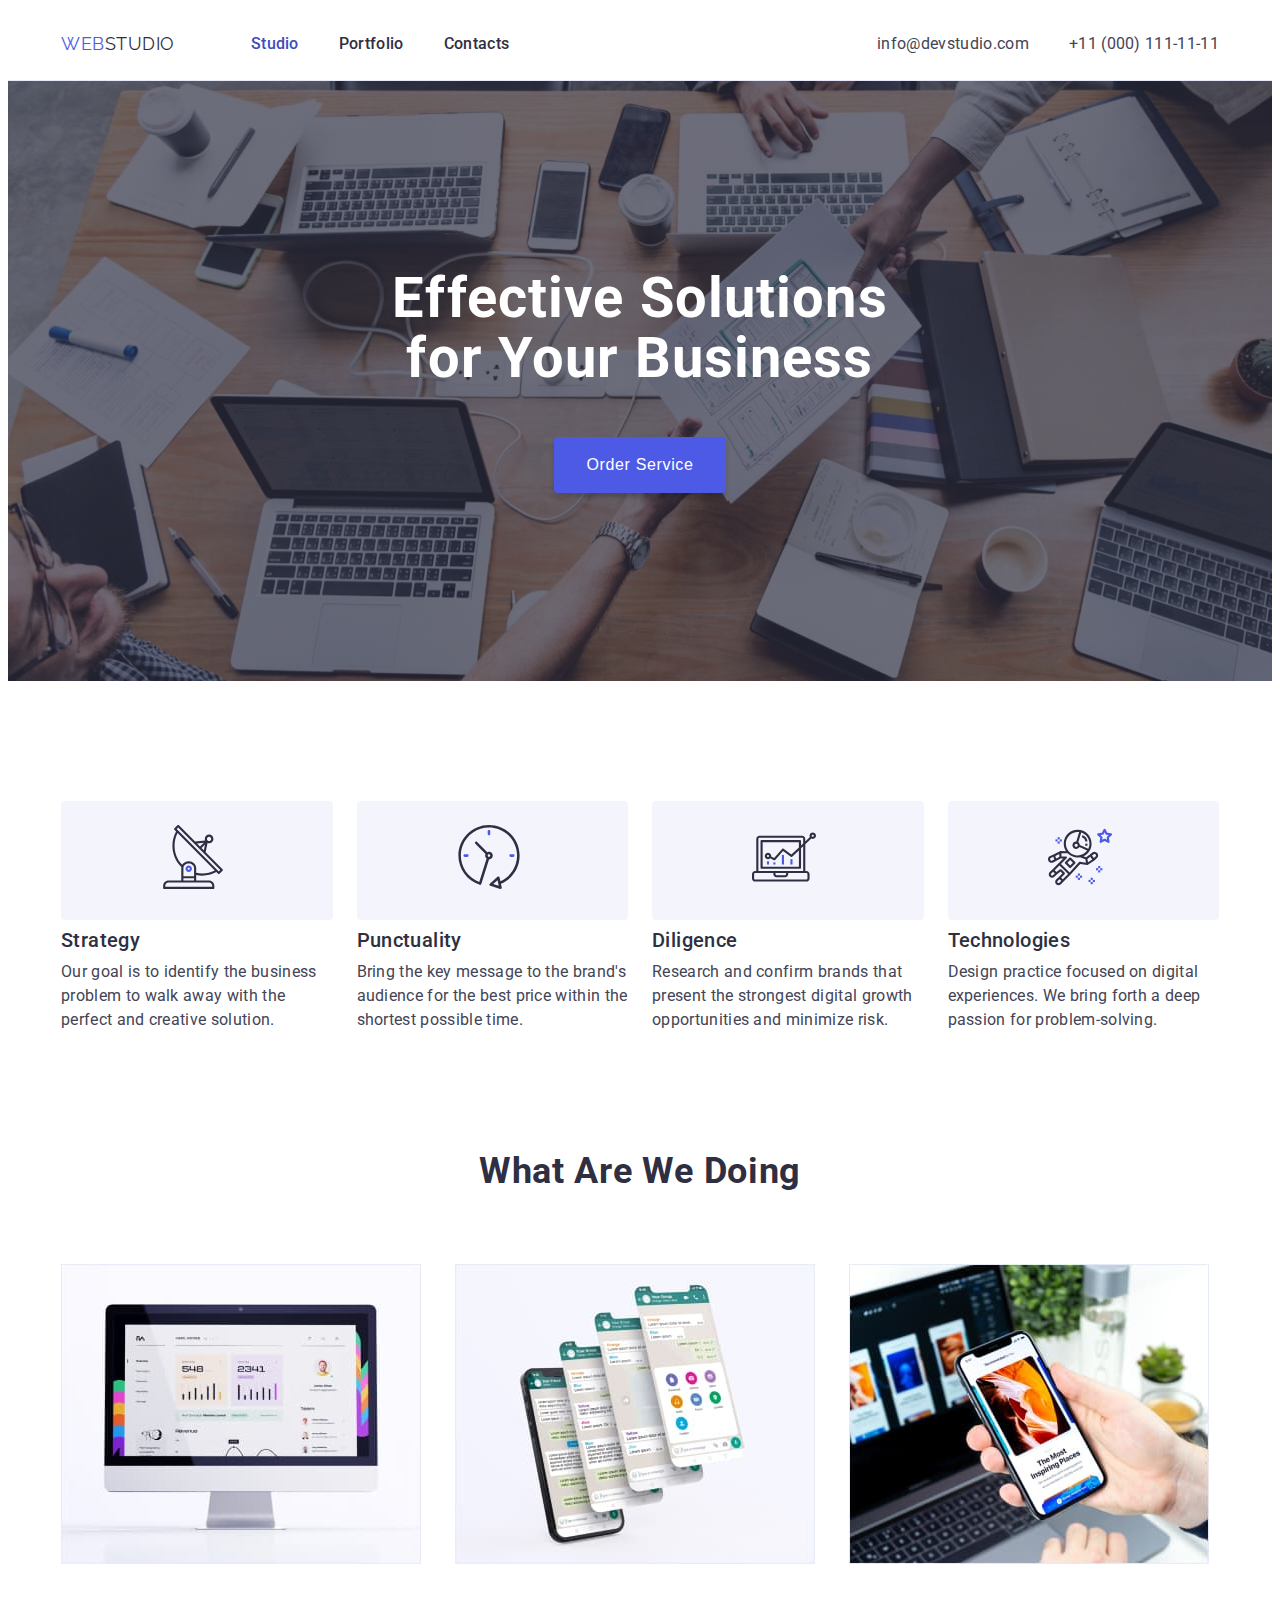
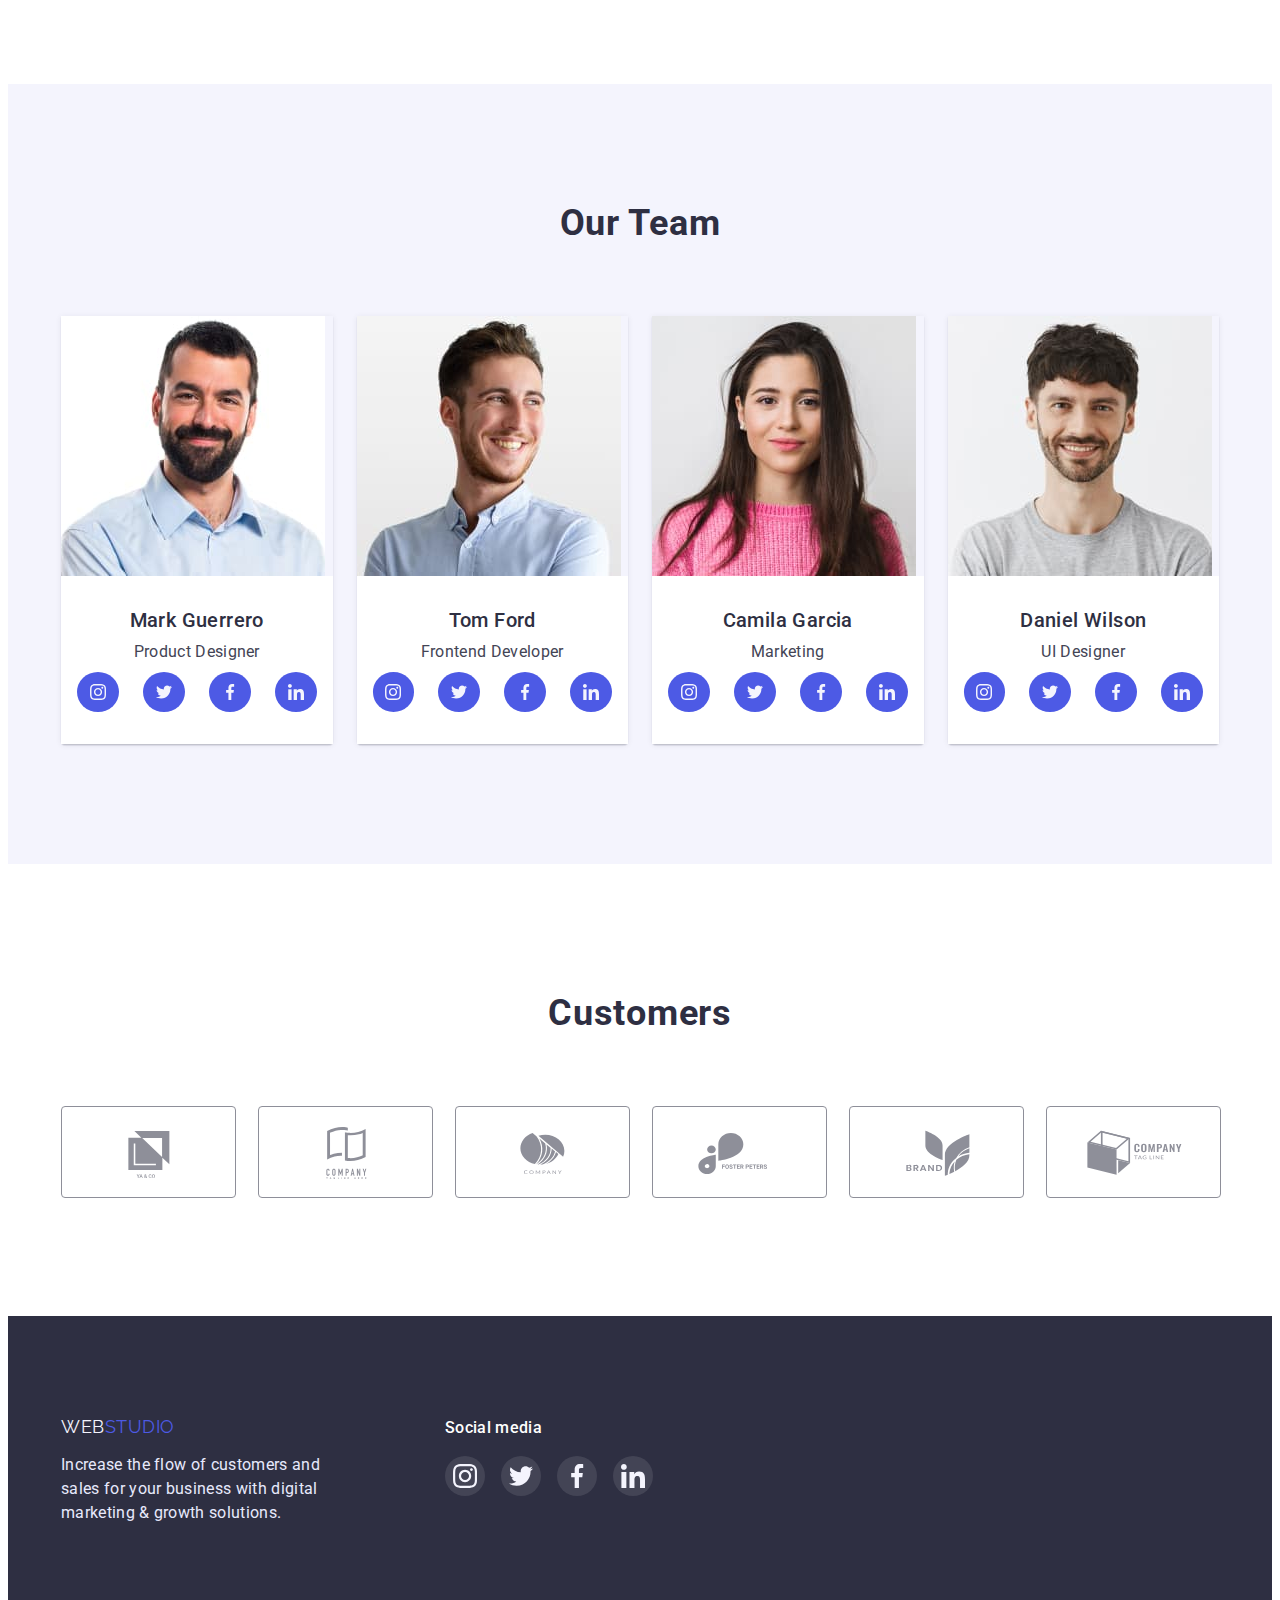
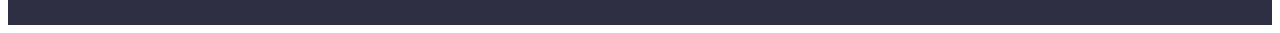
<file: index.html>
<!DOCTYPE html>
<html lang="en">
  <head>
    <meta charset="UTF-8" />
    <meta http-equiv="X-UA-Compatible" content="IE=edge" />
    <meta name="viewport" content="width=device-width, initial-scale=1.0" />
    <title>Studio</title>
    <link rel="preconnect" href="https://fonts.googleapis.com" />
    <link rel="preconnect" href="https://fonts.gstatic.com" crossorigin />
    <link
      href="https://fonts.googleapis.com/css2?family=Raleway:wght@800&family=Roboto:wght@400;500;700;900&display=swap"
      rel="stylesheet"
    />
    <link
      rel="stylesheet"
      href="https://cdnjs.cloudflare.com/ajax/libs/modern-normalize/1.1.0/modern-normalize.min.css"
      integrity="sha512-wpPYUAdjBVSE4KJnH1VR1HeZfpl1ub8YT/NKx4PuQ5NmX2tKuGu6U/JRp5y+Y8XG2tV+wKQpNHVUX03MfMFn9Q=="
      crossorigin="anonymous"
      referrerpolicy="no-referrer"
    />
    <link rel="stylesheet" href="./css/styles.css" />
  </head>
  <body>
    <!-- Header -->
    <header class="header">
      <div class="container nav">
        <nav class="header-nav">
          <a href="./index.html" class="header-logo logo">
            <span class="accent">Web</span>Studio
          </a>
          <ul class="header-list list">
            <li class="header-item">
              <a href="./index.html" class="header-link current link">Studio</a>
            </li>
            <li class="header-item">
              <a href="./portfolio.html" class="header-link link">Portfolio</a>
            </li>
            <li class="header-item">
              <a href="" class="header-link link">Contacts</a>
            </li>
          </ul>
        </nav>
        <address class="header-address">
          <ul class="header-contact list">
            <li class="header-item">
              <a href="mailto:info@devstudio.com" class="header-commerce link">
                info@devstudio.com
              </a>
            </li>
            <li class="header-item">
              <a href="tel:+110001111111" class="header-commerce link">
                +11 (000) 111-11-11
              </a>
            </li>
          </ul>
        </address>
      </div>
    </header>
    <!-- Main -->
    <main>
      <!-- Hero -->
      <section class="hero">
        <div class="container">
          <h1 class="hero-title">Effective Solutions for Your Business</h1>
          <button class="hero-btn btn" type="button">Order Service</button>
        </div>
      </section>

      <!-- Character -->
      <section class="character section">
        <div class="container">
          <h2 class="visually-hidden">Characteristic</h2>
          <ul class="character-list list">
            <li class="character-item">
              <div class="character-icon">
                <svg class="character-svg" width="64" height="64">
                  <use href="./images/icons.svg#icon-antenna"></use>
                </svg>
              </div>
              <h3 class="character-title title">Strategy</h3>
              <p class="character-text">
                Our goal is to identify the business problem to walk away with
                the perfect and creative solution.
              </p>
            </li>
            <li class="character-item">
              <div class="character-icon">
                <svg class="character-svg" width="64" height="64">
                  <use href="./images/icons.svg#icon-clock"></use>
                </svg>
              </div>
              <h3 class="character-title title">Punctuality</h3>
              <p class="character-text">
                Bring the key message to the brand's audience for the best price
                within the shortest possible time.
              </p>
            </li>
            <li class="character-item">
              <div class="character-icon">
                <svg class="character-svg" width="64" height="64">
                  <use href="./images/icons.svg#icon-diagram"></use>
                </svg>
              </div>
              <h3 class="character-title title">Diligence</h3>
              <p class="character-text">
                Research and confirm brands that present the strongest digital
                growth opportunities and minimize risk.
              </p>
            </li>
            <li class="character-item">
              <div class="character-icon">
                <svg class="character-svg" width="64" height="64">
                  <use href="./images/icons.svg#icon-astronaut"></use>
                </svg>
              </div>
              <h3 class="character-title title">Technologies</h3>
              <p class="character-text">
                Design practice focused on digital experiences. We bring forth a
                deep passion for problem-solving.
              </p>
            </li>
          </ul>
        </div>
      </section>

      <!-- What are we doing -->
      <section class="work">
        <div class="container">
          <h2 class="section-title">What are we doing</h2>
          <ul class="work-list list">
            <li class="work-item">
              <img src="./images/img1.jpg" alt="computer" width="360" />
            </li>
            <li class="work-item">
              <img src="./images/img2.jpg" alt="phones" width="360" />
            </li>
            <li class="work-item">
              <img src="./images/img3.jpg" alt="phone" width="360" />
            </li>
          </ul>
        </div>
      </section>

      <!-- Our team -->
      <section class="team section">
        <div class="container">
          <h2 class="section-title">Our Team</h2>
          <ul class="team-list list">
            <li class="team-item">
              <img
                class="team-img"
                src="./images/img4.jpg"
                alt="Mark Guerrero"
                width="264"
              />
              <div class="team-item-wrap">
                <h3 class="team-title title">Mark Guerrero</h3>
                <p class="team-text">Product Designer</p>
                <ul class="team-soc-list list">
                  <li class="team-soc-item">
                    <a class="team-soc-link link" href="">
                      <svg class="team-icon" width="16" height="16">
                        <use href="./images/icons.svg#icon-instagram"></use>
                      </svg>
                    </a>
                  </li>
                  <li class="team-soc-item">
                    <a class="team-soc-link link" href="">
                      <svg class="team-icon" width="16" height="16">
                        <use href="./images/icons.svg#icon-twitter"></use>
                      </svg>
                    </a>
                  </li>
                  <li class="team-soc-item">
                    <a class="team-soc-link link" href="">
                      <svg class="team-icon" width="16" height="16">
                        <use href="./images/icons.svg#icon-facebook"></use>
                      </svg>
                    </a>
                  </li>
                  <li class="team-soc-item">
                    <a class="team-soc-link link" href="">
                      <svg class="team-icon" width="16" height="16">
                        <use href="./images/icons.svg#icon-linkedin"></use>
                      </svg>
                    </a>
                  </li>
                </ul>
              </div>
            </li>
            <li class="team-item">
              <img
                class="team-img"
                src="./images/img5.jpg"
                alt="Tom Ford"
                width="264"
              />
              <div class="team-item-wrap">
                <h3 class="team-title title">Tom Ford</h3>
                <p class="team-text">Frontend Developer</p>
                <ul class="team-soc-list list">
                  <li class="team-soc-item">
                    <a class="team-soc-link link" href="">
                      <svg class="team-icon" width="16" height="16">
                        <use href="./images/icons.svg#icon-instagram"></use>
                      </svg>
                    </a>
                  </li>
                  <li class="team-soc-item">
                    <a class="team-soc-link link" href="">
                      <svg class="team-icon" width="16" height="16">
                        <use href="./images/icons.svg#icon-twitter"></use>
                      </svg>
                    </a>
                  </li>
                  <li class="team-soc-item">
                    <a class="team-soc-link link" href="">
                      <svg class="team-icon" width="16" height="16">
                        <use href="./images/icons.svg#icon-facebook"></use>
                      </svg>
                    </a>
                  </li>
                  <li class="team-soc-item">
                    <a class="team-soc-link link" href="">
                      <svg class="team-icon" width="16" height="16">
                        <use href="./images/icons.svg#icon-linkedin"></use>
                      </svg>
                    </a>
                  </li>
                </ul>
              </div>
            </li>
            <li class="team-item">
              <img
                class="team-img"
                src="./images/img6.jpg"
                alt="Camila Garcia"
                width="264"
              />
              <div class="team-item-wrap">
                <h3 class="team-title title">Camila Garcia</h3>
                <p class="team-text">Marketing</p>
                <ul class="team-soc-list list">
                  <li class="team-soc-item">
                    <a class="team-soc-link link" href="">
                      <svg class="team-icon" width="16" height="16">
                        <use href="./images/icons.svg#icon-instagram"></use>
                      </svg>
                    </a>
                  </li>
                  <li class="team-soc-item">
                    <a class="team-soc-link link" href="">
                      <svg class="team-icon" width="16" height="16">
                        <use href="./images/icons.svg#icon-twitter"></use>
                      </svg>
                    </a>
                  </li>
                  <li class="team-soc-item">
                    <a class="team-soc-link link" href="">
                      <svg class="team-icon" width="16" height="16">
                        <use href="./images/icons.svg#icon-facebook"></use>
                      </svg>
                    </a>
                  </li>
                  <li class="team-soc-item">
                    <a class="team-soc-link link" href="">
                      <svg class="team-icon" width="16" height="16">
                        <use href="./images/icons.svg#icon-linkedin"></use>
                      </svg>
                    </a>
                  </li>
                </ul>
              </div>
            </li>
            <li class="team-item">
              <img
                class="team-img"
                src="./images/img7.jpg"
                alt="Daniel Wilson"
                width="264"
              />
              <div class="team-item-wrap">
                <h3 class="team-title title">Daniel Wilson</h3>
                <p class="team-text">UI Designer</p>
                <ul class="team-soc-list list">
                  <li class="team-soc-item">
                    <a class="team-soc-link link" href="">
                      <svg class="team-icon" width="16" height="16">
                        <use href="./images/icons.svg#icon-instagram"></use>
                      </svg>
                    </a>
                  </li>
                  <li class="team-soc-item">
                    <a class="team-soc-link link" href="">
                      <svg class="team-icon" width="16" height="16">
                        <use href="./images/icons.svg#icon-twitter"></use>
                      </svg>
                    </a>
                  </li>
                  <li class="team-soc-item">
                    <a class="team-soc-link link" href="">
                      <svg class="team-icon" width="16" height="16">
                        <use href="./images/icons.svg#icon-facebook"></use>
                      </svg>
                    </a>
                  </li>
                  <li class="team-soc-item">
                    <a class="team-soc-link link" href="">
                      <svg class="team-icon" width="16" height="16">
                        <use href="./images/icons.svg#icon-linkedin"></use>
                      </svg>
                    </a>
                  </li>
                </ul>
              </div>
            </li>
          </ul>
        </div>
      </section>

      <!-- Customers -->
      <section class="customers section">
        <div class="container">
          <h2 class="section-title">Customers</h2>
          <ul class="customers-list list">
            <li class="customers-item">
              <a class="customers-link link" href="">
                <svg class="customers-logo" width="104" height="56">
                  <use href="./images/icons.svg#icon-logo"></use>
                </svg>
              </a>
            </li>
            <li class="customers-item">
              <a class="customers-link link" href="">
                <svg class="customers-logo" width="104" height="56">
                  <use href="./images/icons.svg#icon-logo2"></use>
                </svg>
              </a>
            </li>
            <li class="customers-item">
              <a class="customers-link link" href="">
                <svg class="customers-logo" width="104" height="56">
                  <use href="./images/icons.svg#icon-logo3"></use>
                </svg>
              </a>
            </li>
            <li class="customers-item">
              <a class="customers-link link" href="">
                <svg class="customers-logo" width="104" height="56">
                  <use href="./images/icons.svg#icon-logo4"></use>
                </svg>
              </a>
            </li>
            <li class="customers-item">
              <a class="customers-link link" href="">
                <svg class="customers-logo" width="104" height="56">
                  <use href="./images/icons.svg#icon-logo5"></use>
                </svg>
              </a>
            </li>
            <li class="customers-item">
              <a class="customers-link link" href="">
                <svg class="customers-logo" width="104" height="56">
                  <use href="./images/icons.svg#icon-logo6"></use>
                </svg>
              </a>
            </li>
          </ul>
        </div>
      </section>
    </main>

    <!-- Footer -->
    <footer class="footer">
      <div class="container footer-div">
        <div class="footer-wrap">
          <a href="./index.html" class="footer-logo logo"
            ><span class="footer-accent">Web</span>Studio
          </a>
          <p class="footer-text">
            Increase the flow of customers and sales for your business with
            digital marketing & growth solutions.
          </p>
        </div>
        <div class="footer-media">
          <p class="footer-soc">Social media</p>
          <ul class="footer-soc-list list">
            <li class="footer-soc-item">
              <a class="footer-soc-link link" href="">
                <svg class="footer-icon" width="24" height="24">
                  <use href="./images/icons.svg#icon-instagram"></use>
                </svg>
              </a>
            </li>
            <li class="footer-soc-item">
              <a class="footer-soc-link link" href="">
                <svg class="footer-icon" width="24" height="24">
                  <use href="./images/icons.svg#icon-twitter"></use>
                </svg>
              </a>
            </li>
            <li class="footer-soc-item">
              <a class="footer-soc-link link" href="">
                <svg class="footer-icon" width="24" height="24">
                  <use href="./images/icons.svg#icon-facebook"></use>
                </svg>
              </a>
            </li>
            <li class="footer-soc-item">
              <a class="footer-soc-link link" href="">
                <svg class="footer-icon" width="24" height="24">
                  <use href="./images/icons.svg#icon-linkedin"></use>
                </svg>
              </a>
            </li>
          </ul>
        </div>
      </div>
    </footer>
  </body>
</html>
</file>
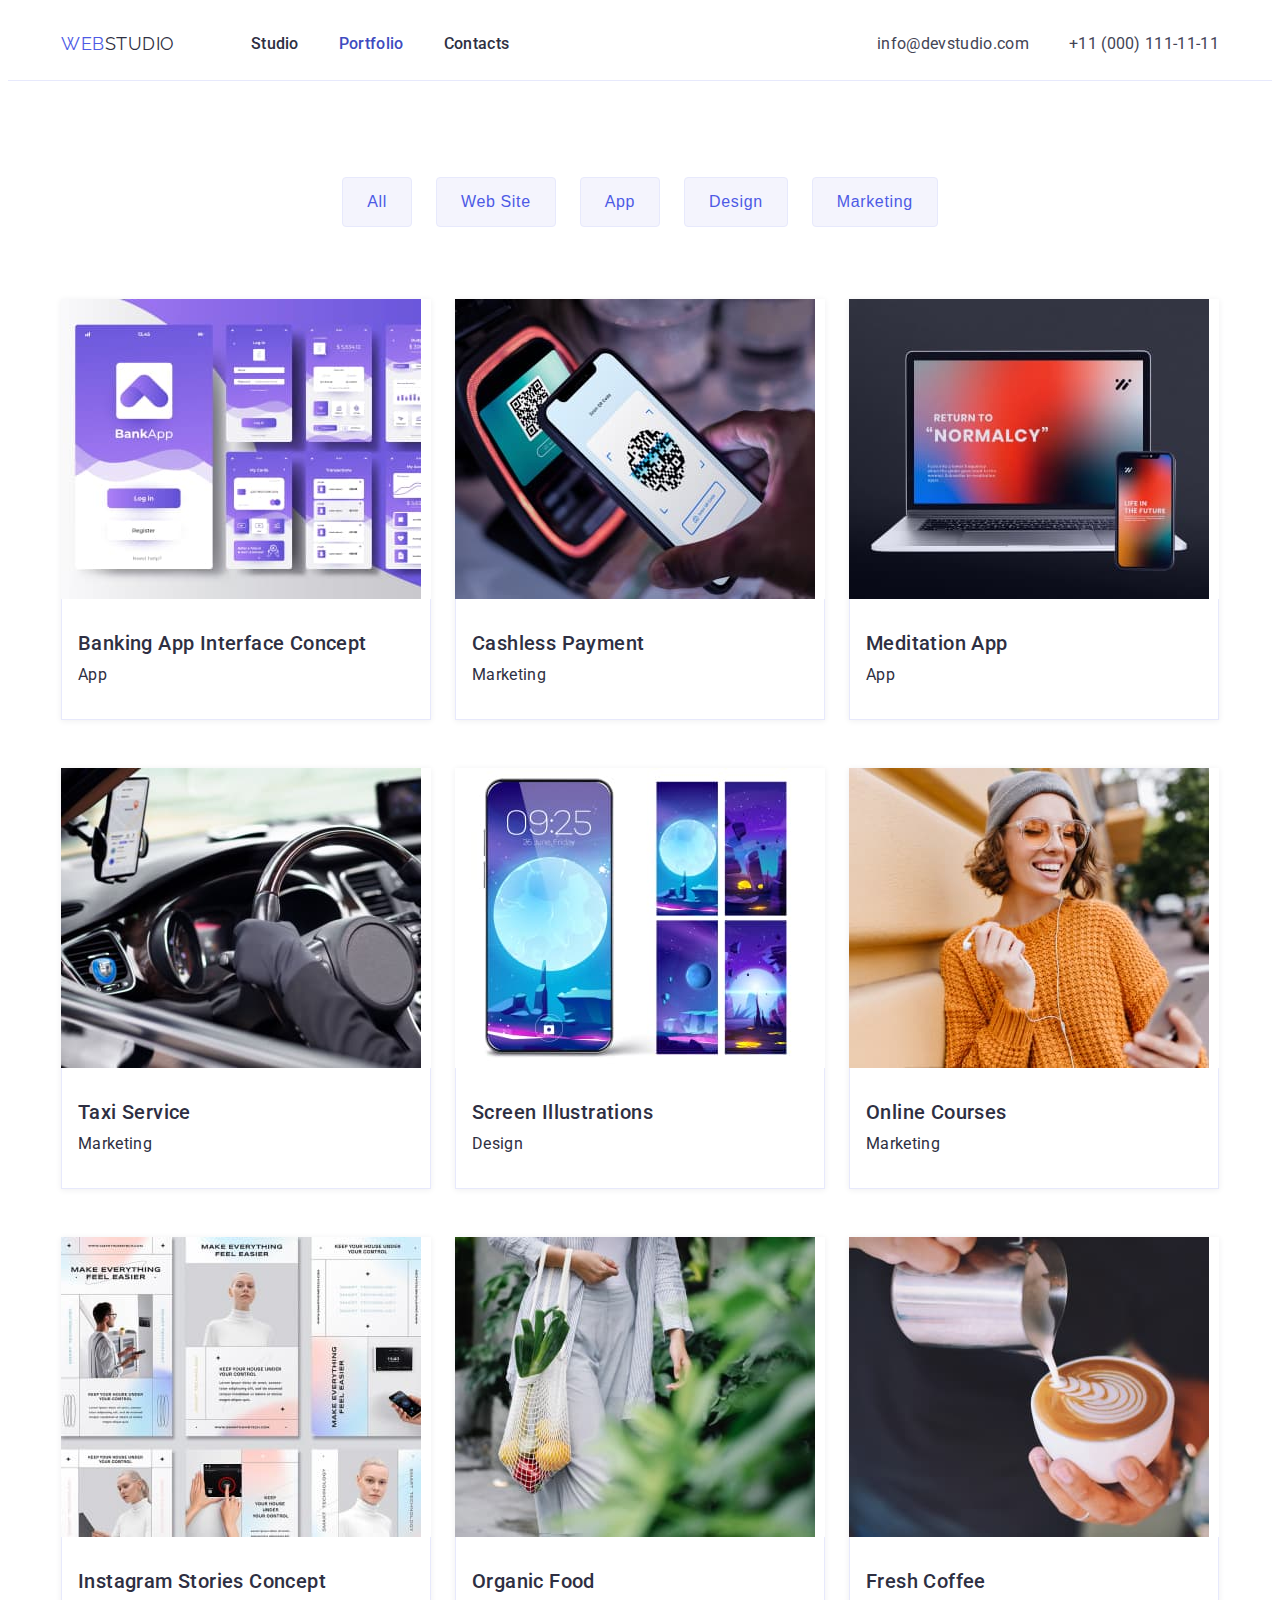
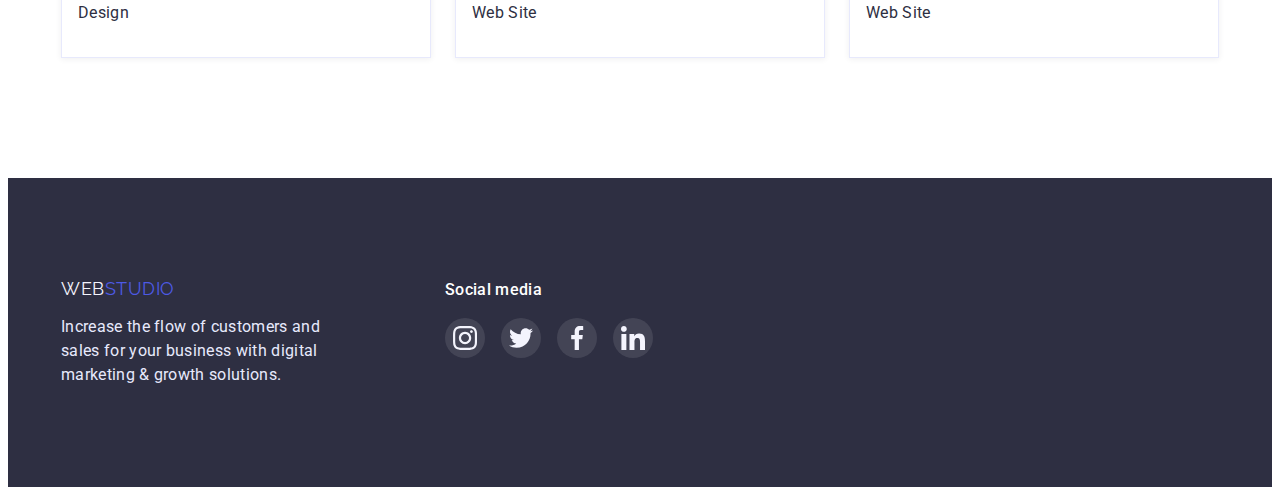
<file: portfolio.html>
<!DOCTYPE html>
<html lang="en">
  <head>
    <meta charset="UTF-8" />
    <meta http-equiv="X-UA-Compatible" content="IE=edge" />
    <meta name="viewport" content="width=device-width, initial-scale=1.0" />
    <title>Portfolio</title>
    <link rel="preconnect" href="https://fonts.googleapis.com" />
    <link rel="preconnect" href="https://fonts.gstatic.com" crossorigin />
    <link
      href="https://fonts.googleapis.com/css2?family=Raleway:wght@800&family=Roboto:wght@400;500;700;900&display=swap"
      rel="stylesheet"
    />
    <link
      rel="stylesheet"
      href="https://cdnjs.cloudflare.com/ajax/libs/modern-normalize/1.1.0/modern-normalize.min.css"
      integrity="sha512-wpPYUAdjBVSE4KJnH1VR1HeZfpl1ub8YT/NKx4PuQ5NmX2tKuGu6U/JRp5y+Y8XG2tV+wKQpNHVUX03MfMFn9Q=="
      crossorigin="anonymous"
      referrerpolicy="no-referrer"
    />
    <link rel="stylesheet" href="./css/styles.css" />
  </head>
  <body>
    <!-- Header -->
    <header class="header">
      <div class="container nav">
        <nav class="header-nav">
          <a href="./index.html" class="header-logo logo">
            <span class="accent">Web</span>Studio
          </a>
          <ul class="header-list list">
            <li class="header-item">
              <a href="./index.html" class="header-link link">Studio</a>
            </li>
            <li class="header-item">
              <a href="./portfolio.html" class="header-link current link">
                Portfolio
              </a>
            </li>
            <li class="header-item">
              <a href="" class="header-link link">Contacts</a>
            </li>
          </ul>
        </nav>
        <address class="header-address">
          <ul class="header-contact list">
            <li class="header-item">
              <a href="mailto:info@devstudio.com" class="header-commerce link">
                info@devstudio.com
              </a>
            </li>
            <li class="header-item">
              <a href="tel:+110001111111" class="header-commerce link">
                +11 (000) 111-11-11
              </a>
            </li>
          </ul>
        </address>
      </div>
    </header>

    <!-- Main -->
    <main>
      <!-- Portfolio -->
      <section class="portfolio section">
        <div class="container">
          <h1 class="visually-hidden">Our works</h1>
          <ul class="btn-list list">
            <li>
              <button class="portfolio-btn btn" type="button">All</button>
            </li>
            <li>
              <button class="portfolio-btn btn" type="button">Web Site</button>
            </li>
            <li>
              <button class="portfolio-btn btn" type="button">App</button>
            </li>
            <li>
              <button class="portfolio-btn btn" type="button">Design</button>
            </li>
            <li>
              <button class="portfolio-btn btn" type="button">Marketing</button>
            </li>
          </ul>
          <ul class="portfolio-list list">
            <li class="portfolio-item">
              <a href="" class="portfolio-link link">
                <img src="./images/img8.jpg" alt="Banking App" width="360" />
                <div class="portfolio-item-wrap">
                  <h2 class="portfolio-title title">
                    Banking App Interface Concept
                  </h2>
                  <p class="portfolio-text">App</p>
                </div>
              </a>
            </li>
            <li class="portfolio-item">
              <a href="" class="portfolio-link link">
                <img
                  src="./images/img9.jpg"
                  alt="Cashless Payment"
                  width="360"
                />
                <div class="portfolio-item-wrap">
                  <h2 class="portfolio-title title">Cashless Payment</h2>
                  <p class="portfolio-text">Marketing</p>
                </div>
              </a>
            </li>
            <li class="portfolio-item">
              <a href="" class="portfolio-link link">
                <img src="./images/img10.jpg" alt="Laptop" width="360" />
                <div class="portfolio-item-wrap">
                  <h2 class="portfolio-title title">Meditation App</h2>
                  <p class="portfolio-text">App</p>
                </div>
              </a>
            </li>
            <li class="portfolio-item">
              <a href="" class="portfolio-link link">
                <img src="./images/img11.jpg" alt="Car" width="360" />
                <div class="portfolio-item-wrap">
                  <h2 class="portfolio-title title">Taxi Service</h2>
                  <p class="portfolio-text">Marketing</p>
                </div>
              </a>
            </li>
            <li class="portfolio-item">
              <a href="" class="portfolio-link link">
                <img src="./images/img12.jpg" alt="Screens" width="360" />
                <div class="portfolio-item-wrap">
                  <h2 class="portfolio-title title">Screen Illustrations</h2>
                  <p class="portfolio-text">Design</p>
                </div>
              </a>
            </li>
            <li class="portfolio-item">
              <a href="" class="portfolio-link link">
                <img src="./images/img13.jpg" alt="Woman" width="360" />
                <div class="portfolio-item-wrap">
                  <h2 class="portfolio-title title">Online Courses</h2>
                  <p class="portfolio-text">Marketing</p>
                </div>
              </a>
            </li>
            <li class="portfolio-item">
              <a href="" class="portfolio-link link">
                <img src="./images/img14.jpg" alt="Stories" width="360" />
                <div class="portfolio-item-wrap">
                  <h2 class="portfolio-title title">
                    Instagram Stories Concept
                  </h2>
                  <p class="portfolio-text">Design</p>
                </div>
              </a>
            </li>
            <li class="portfolio-item">
              <a href="" class="portfolio-link link">
                <img src="./images/img15.jpg" alt="Organic Food" width="360" />
                <div class="portfolio-item-wrap">
                  <h2 class="portfolio-title title">Organic Food</h2>
                  <p class="portfolio-text">Web Site</p>
                </div>
              </a>
            </li>
            <li class="portfolio-item">
              <a href="" class="portfolio-link link">
                <img src="./images/img16.jpg" alt="Coffee" />
                <div class="portfolio-item-wrap">
                  <h2 class="portfolio-title title">Fresh Coffee</h2>
                  <p class="portfolio-text">Web Site</p>
                </div>
              </a>
            </li>
          </ul>
        </div>
      </section>
    </main>

    <!-- Footer -->
    <footer class="footer">
      <div class="container footer-div">
        <div class="footer-wrap">
          <a href="./index.html" class="footer-logo logo"
            ><span class="footer-accent">Web</span>Studio
          </a>
          <p class="footer-text">
            Increase the flow of customers and sales for your business with
            digital marketing & growth solutions.
          </p>
        </div>
        <div class="footer-media">
          <p class="footer-soc">Social media</p>
          <ul class="footer-soc-list list">
            <li class="footer-soc-item">
              <a class="footer-soc-link link" href="">
                <svg class="footer-icon" width="24" height="24">
                  <use href="./images/icons.svg#icon-instagram"></use>
                </svg>
              </a>
            </li>
            <li class="footer-soc-item">
              <a class="footer-soc-link link" href="">
                <svg class="footer-icon" width="24" height="24">
                  <use href="./images/icons.svg#icon-twitter"></use>
                </svg>
              </a>
            </li>
            <li class="footer-soc-item">
              <a class="footer-soc-link link" href="">
                <svg class="footer-icon" width="24" height="24">
                  <use href="./images/icons.svg#icon-facebook"></use>
                </svg>
              </a>
            </li>
            <li class="footer-soc-item">
              <a class="footer-soc-link link" href="">
                <svg class="footer-icon" width="24" height="24">
                  <use href="./images/icons.svg#icon-linkedin"></use>
                </svg>
              </a>
            </li>
          </ul>
        </div>
      </div>
    </footer>
  </body>
</html>
</file>
<file: css/styles.css>
:root {
  /* Iris #4d5ae5; */
  --primary-brand-color: #4d5ae5;

  /* Ocean #404bbf; */
  --hover-color: #404bbf;

  /* Navy-Blue #2e2f42; */
  --title-color: #2e2f42;
  --hero-bg-color: #2e2f42;
  --footer-bg-color: #2e2f42;

  /* greeen #31d0aa; */
  --footer-hover-color: #31d0aa;

  /* Slate #434455; */
  --text-color: #434455;

  /* Light slate #8E8F99; */
  --helped-color: #8e8f99;

  /* Cornflower #E7E9FC; */
  --footer-text: #e7e9fc;
  --border-color: #e7e9fc;

  /* Cloud #F4F4FD;  */
  --team-bg-color: #f4f4fd;
  --secondary-bg-btn: #f4f4fd;
  --character-icon-bg: #f4f4fd;
  --social-media-color: #f4f4fd;
  --footer-span-color: #f4f4fd;
  --hover-border-portfolio: #f4f4fd;

  /* white */
  --white: #ffffff;
}
/* ----------------------------BODY---------------------------- */
body {
  font-family: "Roboto", sans-serif;
  font-size: 16px;
  line-height: 1.5;
  color: var(--text-color);
  background-color: #ffffff;
}

p,
h1,
h2,
h3,
h4,
h5,
h6 {
  margin: 0;
}

ul {
  margin: 0;
  padding-left: 0;
}

img {
  display: block;
  max-width: 100%;
  height: auto;
}

.list {
  list-style: none;
}

.link {
  text-decoration: none;
}

.link:hover,
.link:focus {
  color: var(--hover-color);
}

.visually-hidden {
  position: absolute;
  width: 1px;
  height: 1px;
  margin: -1px;
  border: 0;
  padding: 0;
  white-space: nowrap;
  clip-path: inset(100%);
  clip: rect(0 0 0 0);
  overflow: hidden;
}

.container {
  width: 100%;
  max-width: 1158px;
  padding: 0 15px;
  margin: 0 auto;
}

.section {
  padding-top: 120px;
  padding-bottom: 120px;
}
/* ----------------------------BUTTONS---------------------------- */
.btn {
  font-size: 16px;
  font-weight: 500;
  line-height: 1.5;
  letter-spacing: 0.04em;
  cursor: pointer;
}

.hero-btn:hover,
.hero-btn:focus {
  color: var(--white);
  background-color: var(--hover-color);
}

.hero-btn {
  min-width: 169px;
  padding: 16px 32px;
  margin: 0 auto;
  color: var(--white);
  background-color: var(--primary-brand-color);
  border: none;
  border-radius: 4px;
  box-shadow: 0px 4px 4px rgba(0, 0, 0, 0.15);
}

.portfolio-btn {
  padding: 12px 24px;
  color: var(--primary-brand-color);
  background-color: var(--secondary-bg-btn);
  border: 1px solid var(--border-color);
  border-radius: 4px;
}

.portfolio-btn:hover,
.portfolio-btn:focus {
  color: var(--white);
  background-color: var(--hover-color);
  border: 1px solid transparent;
  box-shadow: 0px 3px 1px rgba(0, 0, 0, 0.1), 0px 2px 1px rgba(0, 0, 0, 0.08),
    0px 2px 2px rgba(0, 0, 0, 0.12);
}

/* ----------------------------HEADER---------------------------- */
.header {
  border-bottom: 1px solid var(--border-color);
}

.header-nav {
  display: flex;
  gap: 76px;
}

.nav {
  display: flex;
  align-items: center;
  justify-content: space-between;
}

.logo {
  font-family: "Raleway";
  letter-spacing: 0.03em;
  text-transform: uppercase;
  text-decoration: none;
}

.header-logo {
  padding-top: 24px;
  padding-bottom: 24px;
  font-size: 18px;
  line-height: 1.33;
  color: var(--title-color);
}

.accent {
  color: var(--primary-brand-color);
}

.header-list {
  display: flex;
  gap: 40px;
}

.header-link {
  display: block;
  padding-top: 24px;
  padding-bottom: 24px;
  font-weight: 500;
  letter-spacing: 0.02em;
  color: var(--title-color);
}

.header-link.current {
  color: var(--hover-color);
}

.header-contact {
  display: flex;
  gap: 40px;
}

.header-commerce {
  font-style: normal;
  letter-spacing: 0.02em;
  color: inherit;
}
/* ----------------------------MAIN---------------------------- */
/* -----------------------SECTION TITLES----------------------- */
.section-title {
  margin-bottom: 72px;
  font-size: 36px;
  line-height: 1.11;
  text-align: center;
  letter-spacing: 0.02em;
  text-transform: capitalize;
  color: var(--title-color);
}

.title {
  margin-bottom: 8px;
  font-weight: 500;
  font-size: 20px;
  line-height: 1.2;
  letter-spacing: 0.02em;
  color: var(--title-color);
}

/* ----------------------------HERO---------------------------- */
.hero {
  max-width: 1440px;
  margin: 0 auto;
  text-align: center;
  padding-top: 188px;
  padding-bottom: 188px;
  background-image: linear-gradient(
      to right,
      rgba(46, 47, 66, 0.7),
      rgba(46, 47, 66, 0.7)
    ),
    url(../images/hero-bg.jpg);
  background-color: var(--hero-bg-color);
}

.hero-title {
  width: 496px;
  margin: 0 auto 48px;
  font-size: 56px;
  line-height: 1.07;
  letter-spacing: 0.02em;
  color: var(--white);
}

/* ----------------------------CHARACTER---------------------------- */
.character-list {
  display: flex;
  gap: 24px;
}

.character-item {
  flex-basis: calc((100% - 72px) / 4);
}

.character-icon {
  background-color: var(--character-icon-bg);
  border-radius: 4px;
  padding: 24px 100px;
  margin-bottom: 8px;
}

.character-text {
  letter-spacing: 0.02em;
}
/* ---------------------------WHAT ARE WE DOING--------------------------- */
.work {
  padding-bottom: 120px;
}

.work-list {
  display: flex;
  gap: 24px;
}

.work-item {
  flex-basis: calc((100% - 48px) / 3);
}
/* ----------------------------TEAM----------------------------*/
.team {
  background-color: var(--team-bg-color);
}

.team-list {
  display: flex;
  gap: 24px;
}

.team-item {
  flex-basis: calc((100% - 72px) / 4);
  box-shadow: 0px 1px 6px rgba(46, 47, 66, 0.08),
    0px 1px 1px rgba(46, 47, 66, 0.16), 0px 2px 1px rgba(46, 47, 66, 0.08);
  border-radius: 0px 0px 4px 4px;
}

.team-item-wrap {
  padding: 32px 16px;
  text-align: center;
  background-color: var(--white);
}

.team-text {
  letter-spacing: 0.02em;
  margin-bottom: 8px;
}

.team-soc-list {
  display: flex;
  gap: 24px;
}

.team-soc-item {
  flex-basis: calc((100% - 72px) / 4);
  height: 40px;
}

.team-soc-link {
  display: flex;
  width: 100%;
  height: 100%;
  justify-content: center;
  align-items: center;
  background-color: var(--primary-brand-color);
  border-radius: 50%;
}

.team-soc-link:hover,
.team-soc-link:focus {
  background-color: var(--footer-hover-color);
}
/* --------------------------CUSTOMERS-------------------------- */
.customers {
  padding-top: 130px;
}
.customers-list {
  display: flex;
  gap: 24px;
}

.customers-item {
  flex-basis: calc((100% - 120px) / 6);
  height: 90px;
}

.customers-link {
  display: flex;
  justify-content: center;
  align-items: center;
  width: 100%;
  height: 100%;
  border: 1px solid var(--helped-color);
  border-radius: 4px;
  color: var(--helped-color);
}

.customers-link:hover,
.customers-link:focus {
  color: var(--hover-color);
  border-color: var(--hover-color);
}

.customers-logo {
  fill: currentColor;
}
/* --------------------------PORTFOLIO-------------------------- */
.portfolio {
  padding-top: 96px;
}

.btn-list {
  display: flex;
  justify-content: center;
  align-items: center;
  margin-bottom: 72px;
  gap: 24px;
}

.portfolio-list {
  display: flex;
  flex-wrap: wrap;
  column-gap: 24px;
  row-gap: 48px;
}

.portfolio-item {
  flex-basis: calc((100% - 48px) / 3);
  box-shadow: 0px 1px 6px rgba(46, 47, 66, 0.08);
}

.portfolio-item-wrap {
  padding: 32px 0 32px 16px;
  border: 1px solid var(--border-color);
  border-top: none;
}

.portfolio-link {
  display: block;
}

.portfolio-link:hover .portfolio-item-wrap,
.portfolio-link:hover .portfolio-item-wrap {
  box-shadow: 0px 1px 6px rgba(46, 47, 66, 0.08),
    0px 1px 1px rgba(46, 47, 66, 0.16), 0px 2px 1px rgba(46, 47, 66, 0.08);
  border: 0.5px solid var(--hover-border-portfolio);
  border-top: none;
}

.portfolio-text {
  letter-spacing: 0.02em;
  color: var(--title-color);
}
/* ----------------------------FOOTER---------------------------- */
.footer {
  padding-top: 100px;
  padding-bottom: 100px;
  background-color: var(--footer-bg-color);
}

.footer-div {
  display: flex;
  align-items: start;
}

.footer-wrap {
  display: flex;
  flex-direction: column;
  gap: 16px;
}

.footer-logo {
  width: 115px;
  font-size: 18px;
  line-height: 1.17;
  display: block;
  color: var(--primary-brand-color);
}

.footer-accent {
  color: var(--footer-span-color);
}

.footer-text {
  width: 264px;
  letter-spacing: 0.02em;
  color: var(--footer-text);
}

.footer-media {
  display: flex;
  flex-direction: column;
  gap: 16px;
  margin-left: 120px;
}

.footer-soc {
  font-weight: 500;
  letter-spacing: 0.02em;
  color: var(--white);
}

.footer-soc-list {
  display: flex;
  gap: 16px;
  width: 208px;
}

.footer-soc-item {
  flex-basis: calc((100% - 48px) / 4);
  height: 40px;
}

.footer-soc-link {
  display: flex;
  justify-content: center;
  align-items: center;
  width: 100%;
  height: 100%;
  background: rgba(255, 255, 255, 0.1);
  border-radius: 50%;
}

.footer-soc-link:hover,
.footer-soc-link:focus {
  background-color: var(--footer-hover-color);
}
</file>
